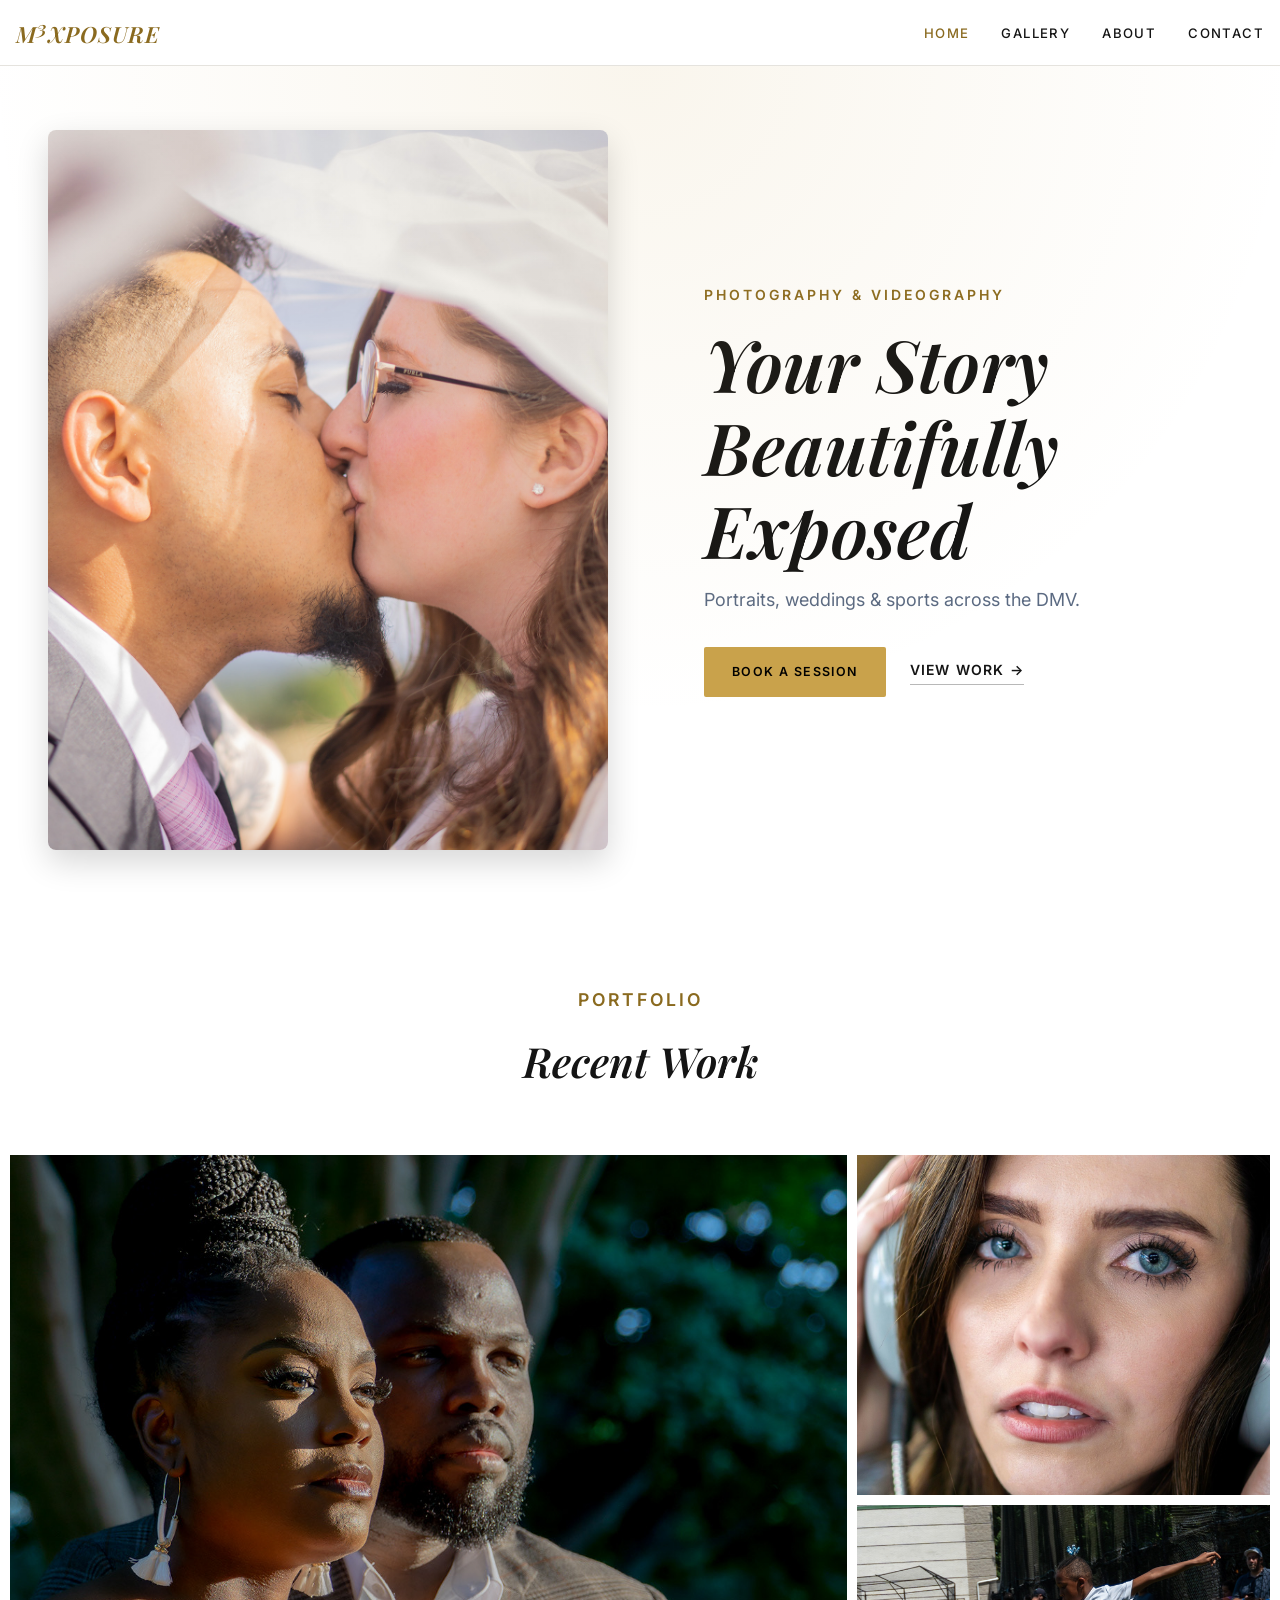
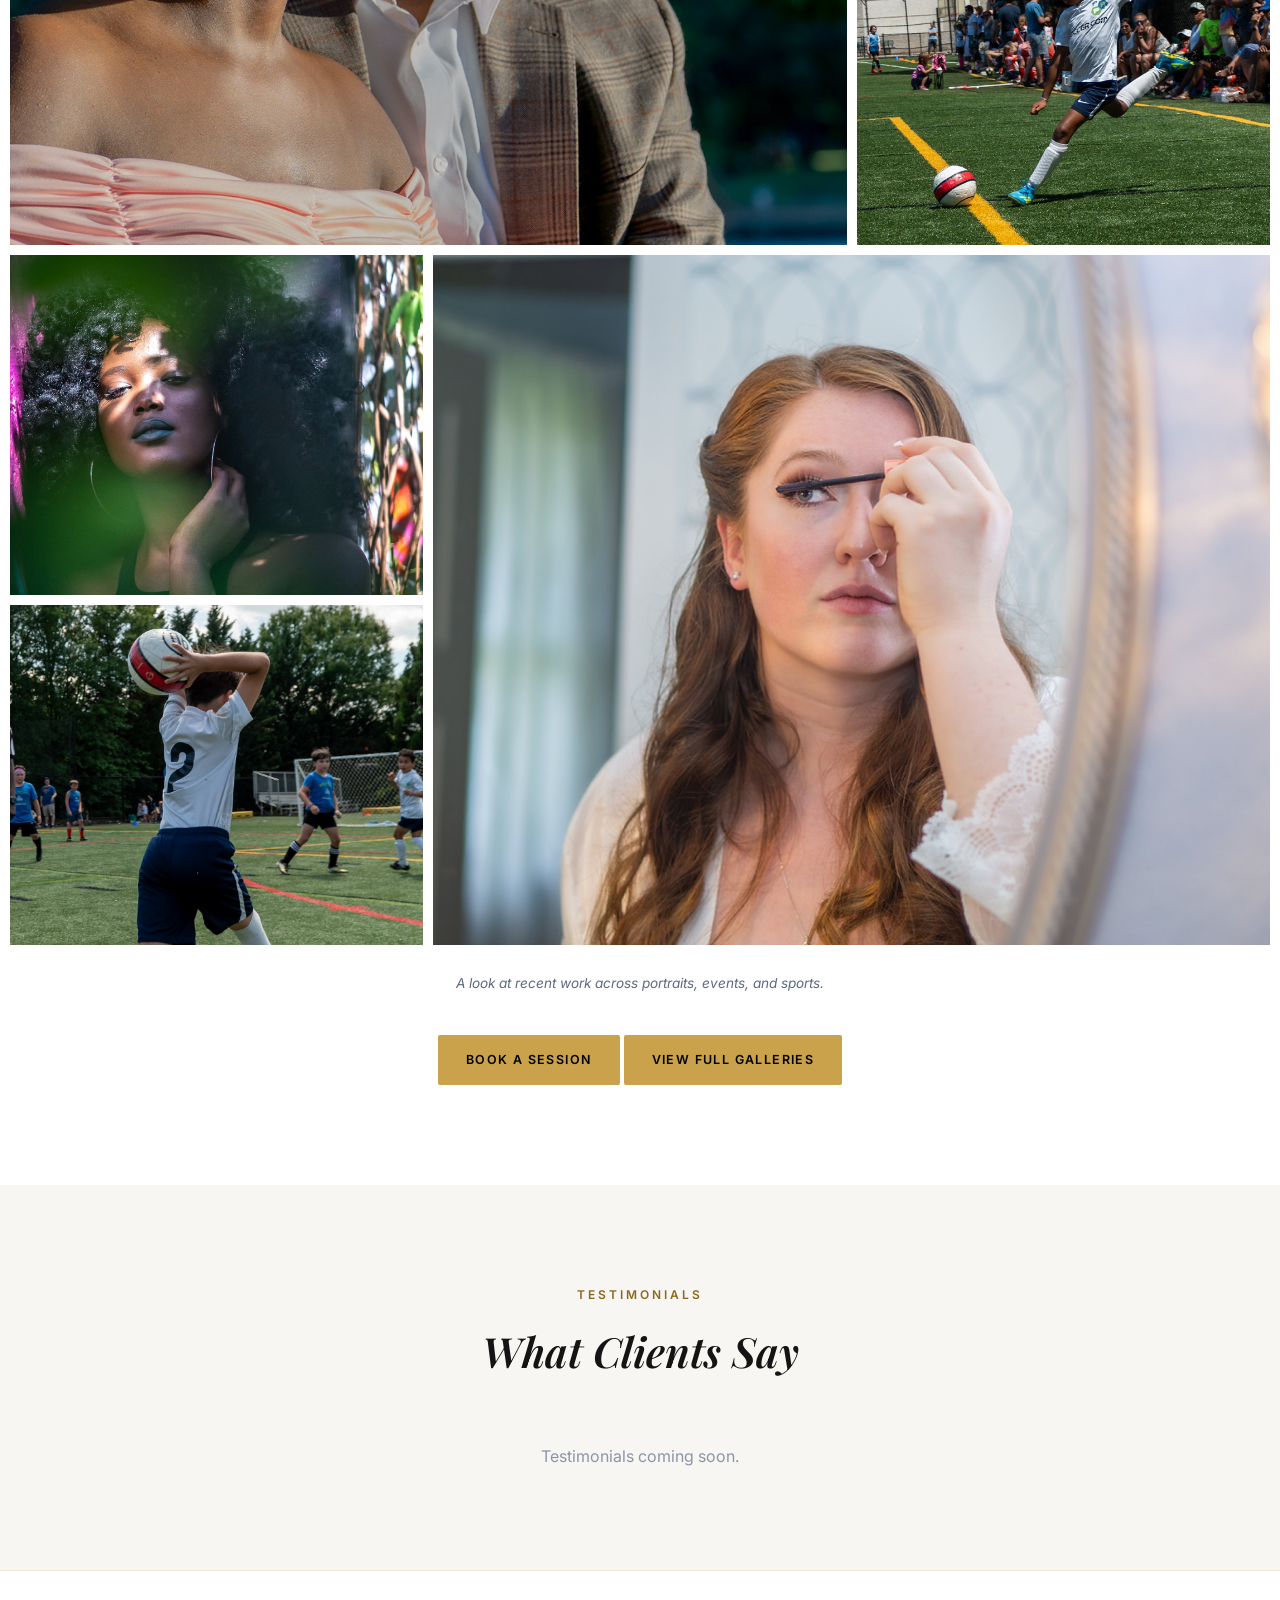
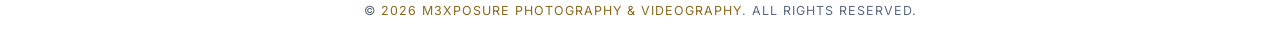
<file: index.html>
<!DOCTYPE html>
<html lang="en">
<head>
<meta charset="UTF-8">
<meta name="viewport" content="width=device-width, initial-scale=1.0">
<title>M3xposure Photography & Videography</title>
<meta name="description" content="M3xposure Photography & Videography — portraits, sports, events, and video production.">
<link rel="preconnect" href="https://fonts.googleapis.com">
<link rel="preconnect" href="https://fonts.gstatic.com" crossorigin>
<link href="https://fonts.googleapis.com/css2?family=Playfair+Display:ital,wght@0,500;0,600;0,700;1,500;1,600&family=Inter:wght@400;500;600&display=swap" rel="stylesheet">
<link rel="stylesheet" href="styles.css">
</head>
<body class="home">

<header>
  <nav>
    <a href="index.html" class="brand">M<sup>3</sup>XPOSURE</a>
    <button class="nav-toggle" id="navToggle" aria-label="Toggle menu">
      <span></span><span></span><span></span>
    </button>
    <ul class="nav-links" id="navLinks">
      <li><a href="index.html" class="active">Home</a></li>
      <li><a href="gallery.html">Gallery</a></li>
      <li><a href="about.html">About</a></li>
      <li><a href="contact.html">Contact</a></li>
    </ul>
  </nav>
</header>

<section class="hero hero-home" id="top">
  <div class="container hero-home-grid">
    <div class="hero-media">
      <img src="images/event-1.jpeg" alt="Bride and groom sharing a kiss under the veil" loading="eager">
    </div>
    <div class="hero-content">
      <div class="hero-eyebrow">Photography &amp; Videography</div>
      <h1>Your Story Beautifully Exposed</h1>
      <p>Portraits, weddings &amp; sports across the DMV.</p>
      <div class="hero-cta">
        <a href="contact.html" class="btn">Book a Session</a>
        <a href="gallery.html" class="text-link">View work &rarr;</a>
      </div>
    </div>
  </div>
</section>

<section class="gallery" id="gallery">
  <div class="container">
    <div class="section-header">
      <div class="eyebrow">Portfolio</div>
      <h2>Recent Work</h2>
    </div>

    <div class="gallery-grid">
      <a href="gallery-engagement.html" class="gallery-item teaser large">
        <img src="images/portrait-4.jpeg" alt="Couple close-up portrait" loading="eager">
        <span class="gallery-caption">Engagement</span>
      </a>
      <a href="gallery-portraits.html" class="gallery-item teaser">
        <img src="images/portrait-1.jpeg" alt="Close-up portrait" loading="lazy">
        <span class="gallery-caption">Portraits</span>
      </a>
      <a href="gallery-sports.html" class="gallery-item teaser">
        <img src="images/sports-1.jpg" alt="Youth soccer player kicking the ball" loading="lazy">
        <span class="gallery-caption">Sports</span>
      </a>
      <a href="gallery-portraits.html" class="gallery-item teaser">
        <img src="images/portrait-2.jpeg" alt="Moody portrait among greenery" loading="lazy">
        <span class="gallery-caption">Portraits</span>
      </a>
      <a href="gallery-wedding.html" class="gallery-item teaser large">
        <img src="images/event-3.jpeg" alt="Bride getting ready before the ceremony" loading="lazy">
        <span class="gallery-caption">Wedding</span>
      </a>
      <a href="gallery-sports.html" class="gallery-item teaser">
        <img src="images/sports-2.jpg" alt="Youth soccer player throwing the ball in" loading="lazy">
        <span class="gallery-caption">Sports</span>
      </a>
    </div>
    <p class="gallery-note">A look at recent work across portraits, events, and sports.</p>
    <div style="text-align:center; margin-top: 40px;">
      <a href="contact.html" class="btn">Book a Session</a>
      <a href="gallery.html" class="btn">View Full Galleries</a>
    </div>
  </div>
</section>

<section class="testimonials">
  <div class="container">
    <div class="section-header">
      <div class="eyebrow">Testimonials</div>
      <h2>What Clients Say</h2>
    </div>
    <div class="testimonials-grid" id="testimonialsContainer">
      <p style="text-align:center; color:#8b95a6;">Loading testimonials&hellip;</p>
    </div>
  </div>
</section>

<footer>
  &copy; <span id="year"></span> <span>M3xposure Photography &amp; Videography</span>. All rights reserved.
</footer>

<script>
  document.getElementById('year').textContent = new Date().getFullYear();
  const navToggle = document.getElementById('navToggle');
  const navLinks = document.getElementById('navLinks');
  navToggle.addEventListener('click', () => navLinks.classList.toggle('open'));
  navLinks.querySelectorAll('a').forEach(a => a.addEventListener('click', () => navLinks.classList.remove('open')));

  // Transparent nav over the hero photo, solid once scrolled past it
  const header = document.querySelector('header');
  const toggleHeaderScrolled = () => header.classList.toggle('scrolled', window.scrollY > 40);
  toggleHeaderScrolled();
  window.addEventListener('scroll', toggleHeaderScrolled, { passive: true });

  // Scroll-reveal for gallery teaser tiles
  const galleryItems = Array.from(document.querySelectorAll('.gallery-item'));
  galleryItems.forEach((item, i) => {
    item.style.transitionDelay = `${Math.min(i, 8) * 60}ms`;
  });
  const revealObserver = new IntersectionObserver((entries) => {
    entries.forEach(entry => {
      if (entry.isIntersecting) {
        entry.target.classList.add('in-view');
        revealObserver.unobserve(entry.target);
      }
    });
  }, { threshold: 0.15 });
  galleryItems.forEach(item => revealObserver.observe(item));

  // Testimonials are managed in a Google Sheet and pulled in live.
  // Sheet: https://docs.google.com/spreadsheets/d/1S-vh4i9EwdveMqgBvm0Lx_G8sCUPp89YE8kGqZg_XdQ/edit
  const TESTIMONIALS_CSV_URL = 'https://docs.google.com/spreadsheets/d/1S-vh4i9EwdveMqgBvm0Lx_G8sCUPp89YE8kGqZg_XdQ/export?format=csv';

  function parseCSV(text) {
    const rows = [];
    let row = [], field = '', inQuotes = false;
    for (let i = 0; i < text.length; i++) {
      const c = text[i];
      if (inQuotes) {
        if (c === '"') {
          if (text[i + 1] === '"') { field += '"'; i++; }
          else { inQuotes = false; }
        } else {
          field += c;
        }
      } else if (c === '"') {
        inQuotes = true;
      } else if (c === ',') {
        row.push(field); field = '';
      } else if (c === '\n') {
        row.push(field); rows.push(row); row = []; field = '';
      } else if (c === '\r') {
        // skip
      } else {
        field += c;
      }
    }
    if (field.length || row.length) { row.push(field); rows.push(row); }
    return rows.filter(r => r.some(cell => cell.trim() !== ''));
  }

  function escapeHTML(str) {
    return String(str).replace(/[&<>"']/g, (c) => ({
      '&': '&amp;', '<': '&lt;', '>': '&gt;', '"': '&quot;', "'": '&#39;'
    }[c]));
  }

  function renderTestimonials(rows) {
    const header = rows[0].map(h => h.trim().toLowerCase());
    const idx = {
      name: header.indexOf('name'),
      type: header.indexOf('sessiontype'),
      quote: header.indexOf('quote')
    };
    const container = document.getElementById('testimonialsContainer');
    container.innerHTML = rows.slice(1).map((r) => {
      const name = (r[idx.name] || '').trim();
      const type = (r[idx.type] || '').trim();
      const quote = (r[idx.quote] || '').trim();
      return `<div class="testimonial-card">
        <p class="testimonial-quote">&ldquo;${escapeHTML(quote)}&rdquo;</p>
        <span class="testimonial-name">${escapeHTML(name)}</span>
        ${type ? `<span class="testimonial-type">${escapeHTML(type)}</span>` : ''}
      </div>`;
    }).join('');
  }

  fetch(TESTIMONIALS_CSV_URL + '&_=' + Date.now())
    .then((res) => {
      if (!res.ok) throw new Error('Network response was not ok');
      return res.text();
    })
    .then((text) => renderTestimonials(parseCSV(text)))
    .catch(() => {
      document.getElementById('testimonialsContainer').innerHTML =
        '<p style="text-align:center; color:#8b95a6;">Testimonials coming soon.</p>';
    });
</script>

</body>
</html>
</file>
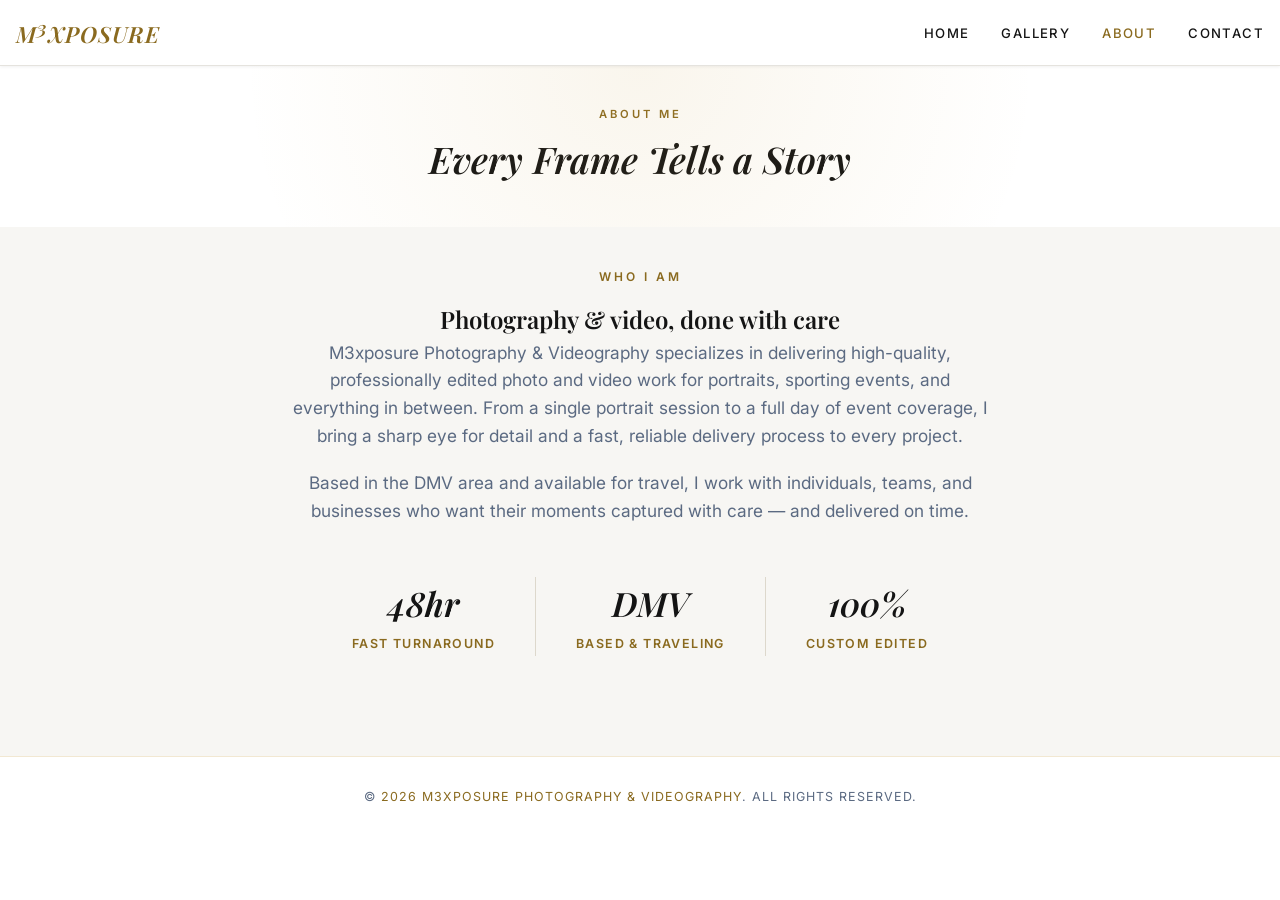
<file: about.html>
<!DOCTYPE html>
<html lang="en">
<head>
<meta charset="UTF-8">
<meta name="viewport" content="width=device-width, initial-scale=1.0">
<title>About | M3xposure Photography & Videography</title>
<meta name="description" content="About M3xposure Photography & Videography — portraits, sports, events, and video production based in the DMV area.">
<link rel="preconnect" href="https://fonts.googleapis.com">
<link rel="preconnect" href="https://fonts.gstatic.com" crossorigin>
<link href="https://fonts.googleapis.com/css2?family=Playfair+Display:ital,wght@0,500;0,600;0,700;1,500;1,600&family=Inter:wght@400;500;600&display=swap" rel="stylesheet">
<link rel="stylesheet" href="styles.css">
</head>
<body>

<header>
  <nav>
    <a href="index.html" class="brand">M<sup>3</sup>XPOSURE</a>
    <button class="nav-toggle" id="navToggle" aria-label="Toggle menu">
      <span></span><span></span><span></span>
    </button>
    <ul class="nav-links" id="navLinks">
      <li><a href="index.html">Home</a></li>
      <li><a href="gallery.html">Gallery</a></li>
      <li><a href="about.html" class="active">About</a></li>
      <li><a href="contact.html">Contact</a></li>
    </ul>
  </nav>
</header>

<section class="hero page-hero hero-about">
  <div class="container">
    <div class="hero-eyebrow">About Me</div>
    <h1>Every Frame Tells a Story</h1>
  </div>
</section>

<section class="about" id="about">
  <div class="container">
    <div class="about-content">
      <div class="eyebrow">Who I Am</div>
      <h2>Photography &amp; video, done with care</h2>
      <p>M3xposure Photography &amp; Videography specializes in delivering high-quality, professionally edited photo and video work for portraits, sporting events, and everything in between. From a single portrait session to a full day of event coverage, I bring a sharp eye for detail and a fast, reliable delivery process to every project.</p>
      <p>Based in the DMV area and available for travel, I work with individuals, teams, and businesses who want their moments captured with care — and delivered on time.</p>
      <div class="about-stats">
        <div class="stat"><h3>48hr</h3><span>Fast Turnaround</span></div>
        <div class="stat"><h3>DMV</h3><span>Based &amp; Traveling</span></div>
        <div class="stat"><h3>100%</h3><span>Custom Edited</span></div>
      </div>
    </div>
  </div>
</section>

<footer>
  &copy; <span id="year"></span> <span>M3xposure Photography &amp; Videography</span>. All rights reserved.
</footer>

<script>
  document.getElementById('year').textContent = new Date().getFullYear();
  const navToggle = document.getElementById('navToggle');
  const navLinks = document.getElementById('navLinks');
  navToggle.addEventListener('click', () => navLinks.classList.toggle('open'));
  navLinks.querySelectorAll('a').forEach(a => a.addEventListener('click', () => navLinks.classList.remove('open')));
</script>

</body>
</html>
</file>
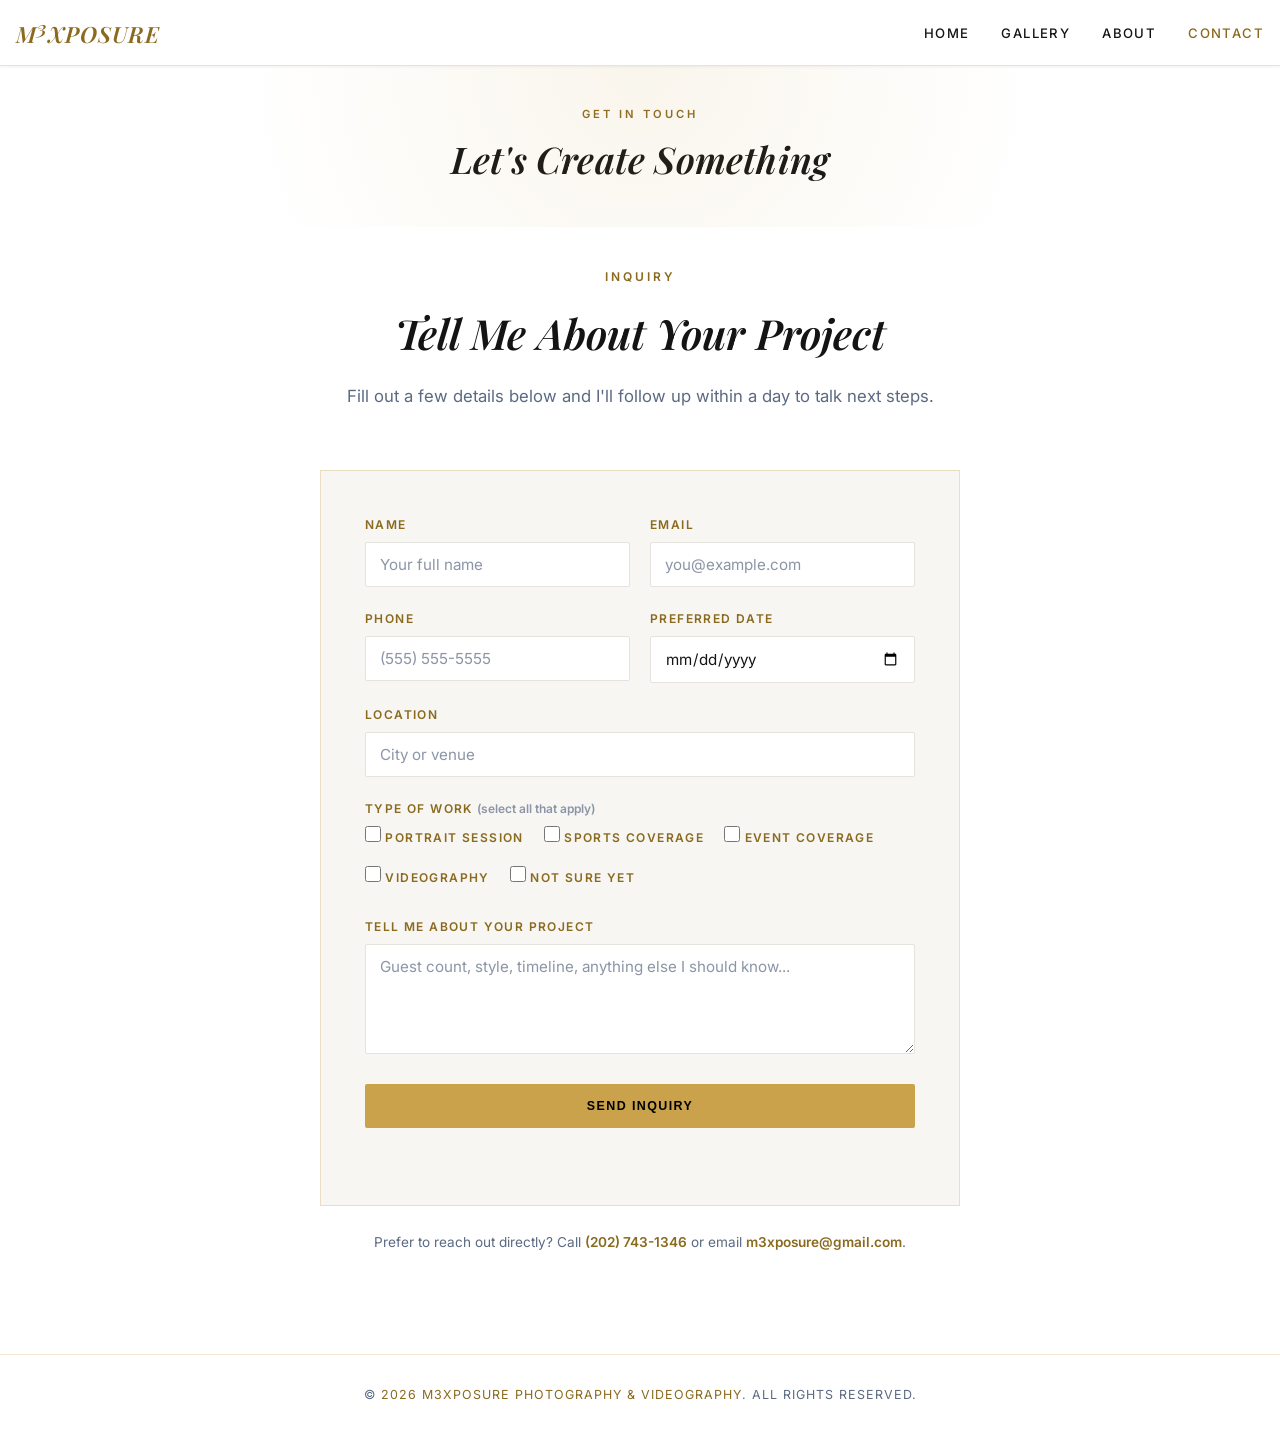
<file: contact.html>
<!DOCTYPE html>
<html lang="en">
<head>
<meta charset="UTF-8">
<meta name="viewport" content="width=device-width, initial-scale=1.0">
<title>Contact | M3xposure Photography & Videography</title>
<meta name="description" content="Get in touch with M3xposure Photography & Videography to book your portrait, sports, event, or video session.">
<link rel="preconnect" href="https://fonts.googleapis.com">
<link rel="preconnect" href="https://fonts.gstatic.com" crossorigin>
<link href="https://fonts.googleapis.com/css2?family=Playfair+Display:ital,wght@0,500;0,600;0,700;1,500;1,600&family=Inter:wght@400;500;600&display=swap" rel="stylesheet">
<link rel="stylesheet" href="styles.css">
</head>
<body>

<header>
  <nav>
    <a href="index.html" class="brand">M<sup>3</sup>XPOSURE</a>
    <button class="nav-toggle" id="navToggle" aria-label="Toggle menu">
      <span></span><span></span><span></span>
    </button>
    <ul class="nav-links" id="navLinks">
      <li><a href="index.html">Home</a></li>
      <li><a href="gallery.html">Gallery</a></li>
      <li><a href="about.html">About</a></li>
      <li><a href="contact.html" class="active">Contact</a></li>
    </ul>
  </nav>
</header>

<section class="hero page-hero hero-contact">
  <div class="container">
    <div class="hero-eyebrow">Get In Touch</div>
    <h1>Let's Create Something</h1>
  </div>
</section>

<section class="contact">
  <div class="container">
    <div class="section-header">
      <div class="eyebrow">Inquiry</div>
      <h2>Tell Me About Your Project</h2>
      <p>Fill out a few details below and I'll follow up within a day to talk next steps.</p>
    </div>
    <form class="contact-form" id="inquiryForm">
      <div class="form-row">
        <div class="form-group">
          <label for="name">Name</label>
          <input type="text" id="name" name="name" placeholder="Your full name" required>
        </div>
        <div class="form-group">
          <label for="email">Email</label>
          <input type="email" id="email" name="email" placeholder="you@example.com" required>
        </div>
      </div>
      <div class="form-row">
        <div class="form-group">
          <label for="phone">Phone</label>
          <input type="tel" id="phone" name="phone" placeholder="(555) 555-5555">
        </div>
        <div class="form-group">
          <label for="date">Preferred Date</label>
          <input type="date" id="date" name="date">
        </div>
      </div>
      <div class="form-group">
        <label for="location">Location</label>
        <input type="text" id="location" name="location" placeholder="City or venue">
      </div>
      <div class="form-group">
        <label>Type of Work <span style="text-transform:none; letter-spacing:normal; color:#8b95a6;">(select all that apply)</span></label>
        <div class="checkbox-group" id="serviceGroup">
          <label class="checkbox-option"><input type="checkbox" name="service" value="Portrait Session"> Portrait Session</label>
          <label class="checkbox-option"><input type="checkbox" name="service" value="Sports Coverage"> Sports Coverage</label>
          <label class="checkbox-option"><input type="checkbox" name="service" value="Event Coverage"> Event Coverage</label>
          <label class="checkbox-option"><input type="checkbox" name="service" value="Videography"> Videography</label>
          <label class="checkbox-option"><input type="checkbox" name="service" value="Not sure yet"> Not sure yet</label>
        </div>
      </div>
      <div class="form-group">
        <label for="details">Tell me about your project</label>
        <textarea id="details" name="details" placeholder="Guest count, style, timeline, anything else I should know..." required></textarea>
      </div>
      <button type="submit" class="btn">Send Inquiry</button>
      <p id="form-status" class="form-status"></p>
    </form>
    <p class="contact-alt">Prefer to reach out directly? Call <a href="tel:+12027431346">(202) 743-1346</a> or email <a href="mailto:m3xposure@gmail.com">m3xposure@gmail.com</a>.</p>
  </div>
</section>

<footer>
  &copy; <span id="year"></span> <span>M3xposure Photography &amp; Videography</span>. All rights reserved.
</footer>

<script>
  document.getElementById('year').textContent = new Date().getFullYear();
  const navToggle = document.getElementById('navToggle');
  const navLinks = document.getElementById('navLinks');
  navToggle.addEventListener('click', () => navLinks.classList.toggle('open'));
  navLinks.querySelectorAll('a').forEach(a => a.addEventListener('click', () => navLinks.classList.remove('open')));

  const WEB_APP_URL = 'https://script.google.com/macros/s/AKfycbwyST4YCOY2ZmUepa_28wJcgWe8QJbucf_jH3v-ACpJJ2-spL2jMwryOChZ8AYBvYew/exec';

  const inquiryForm = document.getElementById('inquiryForm');
  const formStatus = document.getElementById('form-status');
  inquiryForm.addEventListener('submit', (e) => {
    e.preventDefault();

    const formData = new FormData(inquiryForm);
    const services = formData.getAll('service');
    if (services.length === 0) {
      formStatus.textContent = 'Please select at least one type of work.';
      return;
    }

    formStatus.textContent = 'Sending...';
    const composedMessage = `Type of Work: ${services.join(', ')}
Preferred Date: ${formData.get('date') || 'N/A'}
Location: ${formData.get('location') || 'N/A'}

Project Details:
${formData.get('details')}`;
    formData.set('message', composedMessage);

    fetch(WEB_APP_URL, {
      method: 'POST',
      body: formData
    })
      .then((res) => res.json())
      .then((data) => {
        if (data.success) {
          formStatus.textContent = "Thanks! I'll be in touch soon.";
          inquiryForm.reset();
        } else {
          formStatus.textContent = 'Something went wrong: ' + data.message;
        }
      })
      .catch(() => {
        formStatus.textContent = 'Something went wrong. Please try again or email me directly.';
      });
  });
</script>

</body>
</html>
</file>
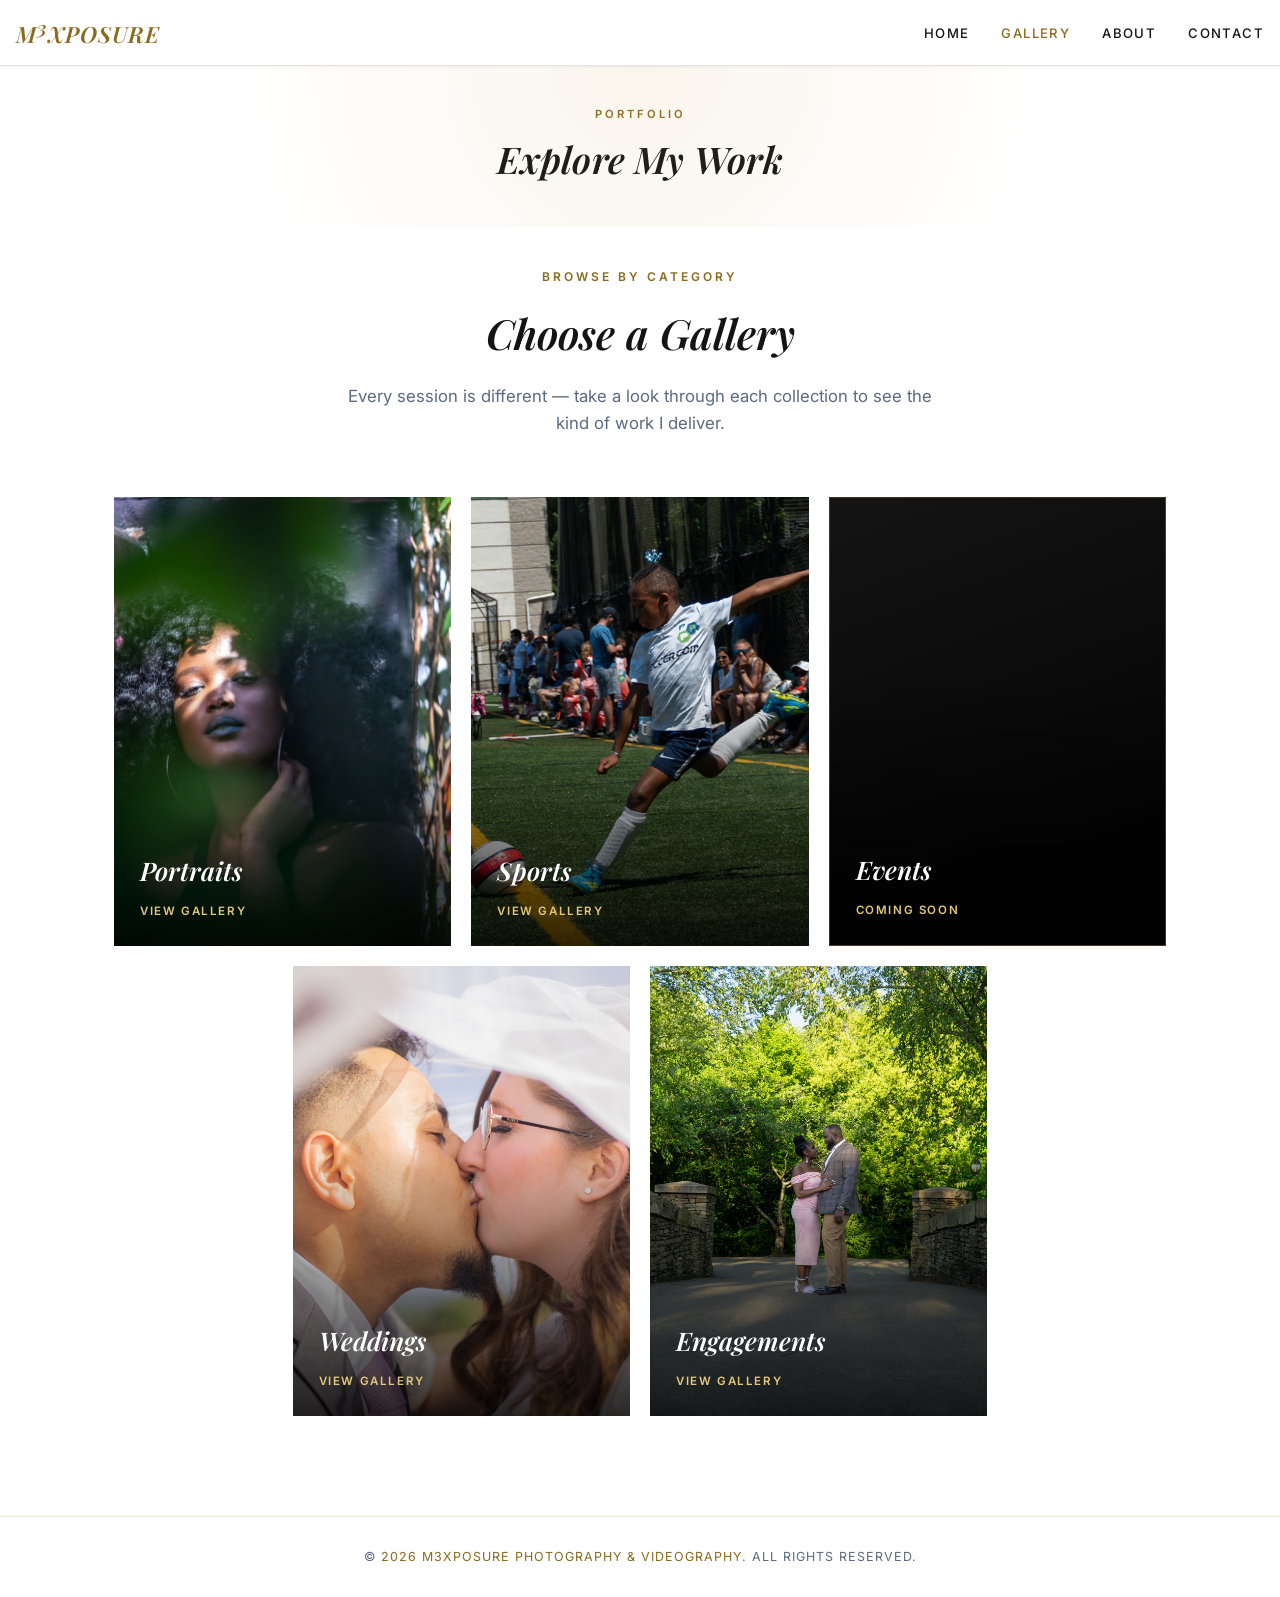
<file: gallery.html>
<!DOCTYPE html>
<html lang="en">
<head>
<meta charset="UTF-8">
<meta name="viewport" content="width=device-width, initial-scale=1.0">
<title>Gallery | M3xposure Photography & Videography</title>
<meta name="description" content="Browse portrait, sports, event, wedding, and engagement galleries from M3xposure Photography & Videography.">
<link rel="preconnect" href="https://fonts.googleapis.com">
<link rel="preconnect" href="https://fonts.gstatic.com" crossorigin>
<link href="https://fonts.googleapis.com/css2?family=Playfair+Display:ital,wght@0,500;0,600;0,700;1,500;1,600&family=Inter:wght@400;500;600&display=swap" rel="stylesheet">
<link rel="stylesheet" href="styles.css">
</head>
<body>

<header>
  <nav>
    <a href="index.html" class="brand">M<sup>3</sup>XPOSURE</a>
    <button class="nav-toggle" id="navToggle" aria-label="Toggle menu">
      <span></span><span></span><span></span>
    </button>
    <ul class="nav-links" id="navLinks">
      <li><a href="index.html">Home</a></li>
      <li><a href="gallery.html" class="active">Gallery</a></li>
      <li><a href="about.html">About</a></li>
      <li><a href="contact.html">Contact</a></li>
    </ul>
  </nav>
</header>

<section class="hero page-hero hero-gallery">
  <div class="container">
    <div class="hero-eyebrow">Portfolio</div>
    <h1>Explore My Work</h1>
  </div>
</section>

<section>
  <div class="container">
    <div class="section-header">
      <div class="eyebrow">Browse By Category</div>
      <h2>Choose a Gallery</h2>
      <p>Every session is different — take a look through each collection to see the kind of work I deliver.</p>
    </div>

    <div class="category-grid">
      <a href="gallery-portraits.html" class="category-card">
        <img src="images/portrait-2.jpeg" alt="Portrait photography gallery" loading="lazy">
        <div class="category-label">
          <h3>Portraits</h3>
          <span>View Gallery</span>
        </div>
      </a>
      <a href="gallery-sports.html" class="category-card">
        <img src="images/sports-1.jpg" alt="Sports photography gallery" loading="lazy">
        <div class="category-label">
          <h3>Sports</h3>
          <span>View Gallery</span>
        </div>
      </a>
      <a href="gallery-events.html" class="category-card placeholder">
        <div class="category-label">
          <h3>Events</h3>
          <span>Coming Soon</span>
        </div>
      </a>
      <a href="gallery-wedding.html" class="category-card">
        <img src="images/event-1.jpeg" alt="Wedding photography gallery" loading="lazy">
        <div class="category-label">
          <h3>Weddings</h3>
          <span>View Gallery</span>
        </div>
      </a>
      <a href="gallery-engagement.html" class="category-card">
        <img src="images/event-2.jpeg" alt="Engagement photography gallery" loading="lazy">
        <div class="category-label">
          <h3>Engagements</h3>
          <span>View Gallery</span>
        </div>
      </a>
    </div>
  </div>
</section>

<footer>
  &copy; <span id="year"></span> <span>M3xposure Photography &amp; Videography</span>. All rights reserved.
</footer>

<script>
  document.getElementById('year').textContent = new Date().getFullYear();
  const navToggle = document.getElementById('navToggle');
  const navLinks = document.getElementById('navLinks');
  navToggle.addEventListener('click', () => navLinks.classList.toggle('open'));
  navLinks.querySelectorAll('a').forEach(a => a.addEventListener('click', () => navLinks.classList.remove('open')));

  const cards = Array.from(document.querySelectorAll('.category-card'));
  cards.forEach((card, i) => { card.style.transitionDelay = `${i * 100}ms`; });
  const revealObserver = new IntersectionObserver((entries) => {
    entries.forEach(entry => {
      if (entry.isIntersecting) {
        entry.target.classList.add('in-view');
        revealObserver.unobserve(entry.target);
      }
    });
  }, { threshold: 0.15 });
  cards.forEach(card => revealObserver.observe(card));
</script>

</body>
</html>
</file>
<file: styles.css>
:root {
  /* ---- brand ---- */
  --navy: #141414;
  --navy-dark: #000000;
  --white: #ffffff;
  --off-white: #f7f6f3;

  /* gold, split by background luminance */
  --gold: #c9a24b; /* dark backgrounds only — 8.75:1 on black */
  --gold-light: #e3c878; /* dark backgrounds only */
  --gold-on-light: #8a6a1f; /* light backgrounds — 4.9:1 on white */

  /* ---- semantic ---- */
  --surface: var(--white);
  --surface-alt: var(--off-white);
  --surface-inverse: var(--navy-dark);
  --text: var(--navy);
  --text-muted: #5b6a82; /* 5.48:1 on white */
  --text-on-inverse: var(--white);
  --accent-on-light: var(--gold-on-light);
  --accent-on-dark: var(--gold);
  --border: #e5e3de;
  --focus-ring: #8a6a1f;

  /* ---- spacing (8pt grid) ---- */
  --space-1: 4px; --space-2: 8px; --space-3: 12px; --space-4: 16px;
  --space-5: 24px; --space-6: 32px; --space-7: 48px; --space-8: 64px;
  --space-9: 96px; --space-10: 128px;

  /* ---- type scale (fluid) ---- */
  --text-xs: 0.75rem;
  --text-sm: 0.875rem;
  --text-base: 1rem;
  --text-lg: 1.125rem;
  --text-xl: clamp(1.25rem, 1.1rem + 0.6vw, 1.5rem);
  --text-2xl: clamp(1.5rem, 1.2rem + 1.2vw, 2rem);
  --text-3xl: clamp(2rem, 1.5rem + 2.2vw, 3rem);
  --text-display: clamp(2.5rem, 1.6rem + 4vw, 4.5rem);
  --leading-tight: 1.15;
  --leading-snug: 1.3;
  --leading-body: 1.6;
  --tracking-wide: 0.14em; /* uppercase eyebrows */

  /* ---- radius / elevation ---- */
  --radius-sm: 2px; --radius-md: 4px; --radius-lg: 8px;
  --shadow-sm: 0 1px 2px rgb(0 0 0 / 0.06);
  --shadow-md: 0 4px 12px rgb(0 0 0 / 0.10);
  --shadow-lg: 0 12px 32px rgb(0 0 0 / 0.16);

  /* ---- layout ---- */
  --container: 1280px;
  --container-nr: 720px; /* narrow — body copy, 45–75ch */
  --gutter: var(--space-4);

  /* ---- z-index (managed scale, no wars) ---- */
  --z-base: 0; --z-dropdown: 10; --z-sticky: 20;
  --z-overlay: 40; --z-modal: 50; --z-toast: 60;

  /* ---- motion ---- */
  --ease: cubic-bezier(0.4, 0, 0.2, 1);
  --duration-fast: 150ms;
  --duration-base: 250ms;
  --duration-slow: 400ms;
}

@media (prefers-reduced-motion: reduce) {
  *, *::before, *::after {
    animation-duration: 0.01ms !important;
    animation-iteration-count: 1 !important;
    transition-duration: 0.01ms !important;
    scroll-behavior: auto !important;
  }
}

/* FOCUS */
:where(a, button, input, select, textarea, [tabindex]):focus-visible {
  outline: 2px solid var(--focus-ring);
  outline-offset: 2px;
  border-radius: var(--radius-sm);
}

/* on dark surfaces */
nav :where(a, button):focus-visible,
.hero :where(a, button):focus-visible {
  outline-color: var(--gold-light);
}

* { box-sizing: border-box; margin: 0; padding: 0; }

html { scroll-behavior: smooth; }

body {
  font-family: 'Inter', -apple-system, BlinkMacSystemFont, sans-serif;
  color: var(--navy);
  background: var(--white);
  line-height: 1.6;
}

h1, h2, h3 {
  font-family: 'Playfair Display', serif;
  font-weight: 600;
}

a { text-decoration: none; color: inherit; }

img { max-width: 100%; display: block; }

.container {
  max-width: 1100px;
  margin: 0 auto;
  padding: 0 24px;
}

/* NAV */
header {
  position: sticky;
  top: 0;
  z-index: 100;
  background: var(--white);
  border-bottom: 1px solid var(--border);
  box-shadow: 0 1px 3px rgba(0,0,0,0.06);
}

nav {
  display: flex;
  align-items: center;
  justify-content: space-between;
  max-width: 1300px;
  margin: 0 auto;
  padding: 12px 16px;
}

.brand {
  font-family: 'Playfair Display', serif;
  font-weight: 600;
  font-style: italic;
  font-size: 1.4rem;
  letter-spacing: 1px;
  color: var(--accent-on-light);
}

.brand sup {
  font-size: 0.85em;
  top: -0.5em;
}

.nav-links {
  display: flex;
  gap: 32px;
  list-style: none;
}

.nav-links a {
  color: var(--text);
  font-weight: 500;
  font-size: 0.82rem;
  text-transform: uppercase;
  letter-spacing: 1.4px;
  transition: color 0.2s ease;
}

.nav-links a:hover { color: var(--accent-on-light); }
.nav-links a.active { color: var(--accent-on-light); }

.nav-toggle {
  display: none;
  flex-direction: column;
  gap: 5px;
  background: none;
  border: none;
  cursor: pointer;
  padding: 4px;
}

.nav-toggle span {
  width: 24px;
  height: 2px;
  background: var(--navy);
  display: block;
}

/* HERO */
.hero {
  background: var(--white);
  color: var(--text);
  text-align: center;
  padding: 7px 24px 6px;
  position: relative;
  overflow: hidden;
}

.hero::after {
  content: "";
  position: absolute;
  inset: 0;
  background: radial-gradient(circle at 50% 0%, rgba(201,162,75,0.10), transparent 60%);
  pointer-events: none;
}

.hero-eyebrow {
  color: var(--accent-on-light);
  letter-spacing: 3px;
  text-transform: uppercase;
  font-size: 0.7rem;
  font-weight: 600;
  margin-bottom: 6px;
  position: relative;
}

.hero h1 {
  font-family: 'Playfair Display', serif;
  font-style: italic;
  font-size: clamp(1.5rem, 3.2vw, 2.3rem);
  font-weight: 600;
  margin-bottom: 10px;
  letter-spacing: 0.2px;
  position: relative;
}

.hero p {
  font-size: clamp(0.68rem, 1vw, 0.78rem);
  color: var(--text-muted);
  max-width: 560px;
  margin: 0 auto 14px;
  position: relative;
}

.hero .btn,
.hero .btn-outline { position: relative; }

/* HOME HERO — full-bleed photo, transparent nav until scrolled */
.hero-home {
  display: flex;
  align-items: center;
  text-align: left;
  padding: 64px 24px 96px;
  background: var(--white);
}

.hero-home .container { max-width: var(--container); }

.hero-home-grid {
  display: grid;
  grid-template-columns: minmax(0, 560px) 1fr;
  gap: var(--space-9);
  align-items: center;
}

.hero-media img {
  width: 100%;
  height: auto;
  max-height: 720px;
  object-fit: cover;
  border-radius: var(--radius-lg);
  box-shadow: var(--shadow-lg);
}

.hero-home .hero-eyebrow { font-size: var(--text-sm); margin-bottom: var(--space-4); }

.hero-home h1 {
  font-size: var(--text-display);
  line-height: var(--leading-tight);
  margin-bottom: var(--space-4);
}

.hero-home p {
  font-size: var(--text-lg);
  max-width: 460px;
  margin: 0 0 var(--space-6);
}

.hero-cta {
  display: flex;
  align-items: center;
  gap: var(--space-5);
  flex-wrap: wrap;
  position: relative;
}

.text-link {
  color: var(--text);
  font-weight: 600;
  font-size: var(--text-sm);
  text-transform: uppercase;
  letter-spacing: 1.2px;
  border-bottom: 1px solid rgba(20,20,20,0.3);
  padding-bottom: 2px;
  transition: color var(--duration-fast) var(--ease), border-color var(--duration-fast) var(--ease);
}

.text-link:hover { color: var(--accent-on-light); border-color: var(--accent-on-light); }

body.home header {
  background: var(--white);
  box-shadow: none;
  transition: background var(--duration-base) var(--ease), box-shadow var(--duration-base) var(--ease);
}

body.home header.scrolled {
  background: var(--white);
  box-shadow: 0 1px 3px rgba(0,0,0,0.06);
}

/* Smaller hero variant used on secondary pages */
.page-hero {
  padding: 40px 24px 28px;
  background: var(--white);
}

.page-hero h1 { font-size: clamp(1.5rem, 3.2vw, 2.3rem); }
.page-hero p { margin-bottom: 0; }

.btn {
  display: inline-block;
  background: var(--gold);
  color: var(--navy-dark);
  font-weight: 600;
  font-size: 0.78rem;
  text-transform: uppercase;
  letter-spacing: 1.4px;
  padding: 15px 28px;
  border-radius: 2px;
  transition: background 0.2s ease, transform 0.2s ease;
}

.btn:hover {
  background: var(--gold-light);
  transform: translateY(-2px);
}

.btn-outline {
  display: inline-block;
  border: 1px solid var(--gold);
  color: var(--accent-on-light);
  font-weight: 600;
  font-size: 0.78rem;
  text-transform: uppercase;
  letter-spacing: 1.4px;
  padding: 14px 26px;
  border-radius: 2px;
  margin-left: 14px;
  transition: background 0.2s ease;
}

.btn-outline:hover { background: rgba(201,162,75,0.12); }

/* SECTION SHARED */
section { padding: 100px 0; }

.hero + section { padding-top: 40px; }

.section-header {
  text-align: center;
  max-width: 620px;
  margin: 0 auto 60px;
}

.eyebrow {
  color: var(--accent-on-light);
  text-transform: uppercase;
  letter-spacing: 3px;
  font-size: 0.75rem;
  font-weight: 600;
  margin-bottom: 14px;
}

#gallery .eyebrow { font-size: 1.1rem; }

.section-header h2 {
  font-size: clamp(1.9rem, 3.5vw, 2.6rem);
  font-style: italic;
  margin-bottom: 16px;
}

.section-header p { color: var(--text-muted); font-size: 1.05rem; }

/* ABOUT */
.about {
  background: var(--off-white);
}

.about-content {
  max-width: 700px;
  margin: 0 auto;
  text-align: center;
}

.about-content p {
  color: var(--text-muted);
  font-size: 1.08rem;
  margin-bottom: 20px;
}

.about-stats {
  display: flex;
  justify-content: center;
  margin-top: 52px;
  flex-wrap: wrap;
}

.stat {
  padding: 0 40px;
  border-left: 1px solid #ddd8cc;
}

.stat:first-child { border-left: none; }

.stat h3 {
  color: var(--navy);
  font-size: 2.1rem;
  font-style: italic;
  font-weight: 600;
}

.stat span {
  color: var(--accent-on-light);
  font-weight: 600;
  font-size: 0.78rem;
  text-transform: uppercase;
  letter-spacing: 1.4px;
}

/* GALLERY */
.gallery { background: var(--white); }

#gallery .container {
  max-width: 1800px;
  padding: 0 10px;
}

#gallery .gallery-grid {
  grid-auto-rows: 340px;
}

.gallery-grid {
  display: grid;
  grid-template-columns: repeat(3, 1fr);
  grid-auto-rows: 240px;
  grid-auto-flow: dense;
  gap: 10px;
}

.gallery-item {
  position: relative;
  display: block;
  overflow: hidden;
  cursor: zoom-in;
  opacity: 0;
  transform: translateY(24px);
  transition: opacity 0.6s ease, transform 0.6s ease, box-shadow 0.3s ease;
}

.gallery-item.teaser { cursor: pointer; }

.gallery-item.in-view {
  opacity: 1;
  transform: translateY(0);
}

.gallery-item.large { grid-column: span 2; grid-row: span 2; }

.gallery-item:hover { box-shadow: 0 16px 34px rgba(0,0,0,0.4); }

.gallery-item img {
  position: absolute;
  inset: 0;
  width: 100%;
  height: 100%;
  object-fit: cover;
  object-position: center;
  transition: transform 0.5s ease;
}

.gallery-item::after {
  content: "";
  position: absolute;
  inset: 0;
  background: linear-gradient(180deg, transparent 55%, rgba(0,0,0,0.8) 100%);
  opacity: 0;
  transition: opacity 0.3s ease;
  pointer-events: none;
}

.gallery-item:hover::after,
.gallery-item:focus-visible::after {
  opacity: 1;
}

.gallery-caption {
  position: absolute;
  left: 18px;
  right: 18px;
  bottom: 16px;
  z-index: 1;
  color: var(--white);
  font-size: 0.85rem;
  font-weight: 500;
  opacity: 0;
  transform: translateY(8px);
  transition: opacity 0.3s ease, transform 0.3s ease;
  pointer-events: none;
}

.gallery-item:hover .gallery-caption,
.gallery-item:focus-visible .gallery-caption {
  opacity: 1;
  transform: translateY(0);
}

.gallery-item img[src*="portrait-1"] { object-position: 53% 32%; }

.gallery-item img[src*="sports-2"] { object-position: 46% 20%; }

.gallery-item:hover img { transform: scale(1.06); }

.gallery-note {
  text-align: center;
  color: var(--text-muted);
  font-size: 0.85rem;
  margin-top: 28px;
  font-style: italic;
}

/* LIGHTBOX */
.lightbox {
  position: fixed;
  inset: 0;
  background: rgba(0,0,0,0.94);
  display: none;
  align-items: center;
  justify-content: center;
  z-index: 1000;
  padding: 40px;
  touch-action: pan-y pinch-zoom;
  overscroll-behavior: contain;
  user-select: none;
}

.lightbox.open { display: flex; }

.lightbox img {
  max-width: 100%;
  max-height: 86vh;
  object-fit: contain;
  box-shadow: 0 20px 60px rgba(0,0,0,0.5);
  transition: transform 0.25s ease;
}

.lightbox-close,
.lightbox-prev,
.lightbox-next {
  position: absolute;
  background: none;
  border: none;
  color: var(--white);
  font-family: 'Playfair Display', serif;
  cursor: pointer;
  opacity: 0.75;
  transition: opacity 0.2s ease;
}

.lightbox-close:hover,
.lightbox-prev:hover,
.lightbox-next:hover { opacity: 1; color: var(--gold-light); }

.lightbox-close {
  top: 24px;
  right: 32px;
  font-size: 2rem;
}

.lightbox-prev,
.lightbox-next {
  top: 50%;
  transform: translateY(-50%);
  font-size: 2.4rem;
  padding: 12px;
}

.lightbox-prev { left: 12px; }
.lightbox-next { right: 12px; }

/* GALLERY CATEGORY HUB */
.category-grid {
  display: flex;
  flex-wrap: wrap;
  justify-content: center;
  gap: 20px;
}

.category-card {
  flex: 0 1 calc((100% - 40px) / 3);
  position: relative;
  display: block;
  aspect-ratio: 3 / 4;
  overflow: hidden;
  opacity: 0;
  transform: translateY(24px);
  transition: opacity 0.6s ease, transform 0.6s ease;
}

.category-card.in-view { opacity: 1; transform: translateY(0); }

.category-card img {
  position: absolute;
  inset: 0;
  width: 100%;
  height: 100%;
  object-fit: cover;
  transition: transform 0.5s ease;
}

.category-card:hover img { transform: scale(1.06); }

.category-card.placeholder {
  background: linear-gradient(160deg, var(--navy) 0%, var(--navy-dark) 100%);
  border: 1px solid rgba(201,162,75,0.3);
}

.category-card::after {
  content: "";
  position: absolute;
  inset: 0;
  background: linear-gradient(180deg, transparent 40%, rgba(0,0,0,0.8) 100%);
}

.category-label {
  position: absolute;
  left: 26px;
  right: 26px;
  bottom: 24px;
  z-index: 1;
  color: var(--white);
}

.category-label h3 {
  font-size: 1.6rem;
  font-style: italic;
  margin-bottom: 6px;
}

.category-label span {
  font-size: 0.72rem;
  text-transform: uppercase;
  letter-spacing: 1.6px;
  color: var(--gold-light);
  font-weight: 600;
}

@media (max-width: 720px) {
  .category-card { flex-basis: 100%; }
}

/* TESTIMONIALS */
.testimonials { background: var(--off-white); }

.testimonials-grid {
  display: grid;
  grid-template-columns: repeat(auto-fit, minmax(280px, 1fr));
  gap: 28px;
  margin-top: 20px;
}

.testimonial-card {
  background: var(--white);
  border: 1px solid #e7e5df;
  padding: 32px 28px;
}

.testimonial-quote {
  font-family: 'Playfair Display', serif;
  font-style: italic;
  font-size: 1.05rem;
  color: var(--navy);
  line-height: 1.5;
  margin-bottom: 16px;
}

.testimonial-name {
  display: block;
  font-weight: 600;
  color: var(--navy);
  font-size: 0.92rem;
}

.testimonial-type {
  display: block;
  font-size: 0.72rem;
  text-transform: uppercase;
  letter-spacing: 1.4px;
  color: var(--accent-on-light);
  font-weight: 600;
  margin-top: 2px;
}

/* CONTACT */
.contact {
  background: var(--white);
  color: var(--text);
  text-align: center;
}

.contact .section-header p { color: var(--text-muted); }

.contact-form {
  max-width: 640px;
  margin: 0 auto;
  text-align: left;
  background: var(--off-white);
  border: 1px solid rgba(201,162,75,0.3);
  padding: 44px;
}

.form-row {
  display: grid;
  grid-template-columns: 1fr 1fr;
  gap: 20px;
}

.form-group {
  margin-bottom: 22px;
}

.form-group label {
  display: block;
  font-size: 0.75rem;
  text-transform: uppercase;
  letter-spacing: 1.4px;
  color: var(--accent-on-light);
  font-weight: 600;
  margin-bottom: 8px;
}

.form-group input,
.form-group select,
.form-group textarea {
  width: 100%;
  padding: 12px 14px;
  border-radius: 2px;
  border: 1px solid var(--border);
  background: var(--white);
  color: var(--text);
  font-family: 'Inter', sans-serif;
  font-size: 0.95rem;
}

.form-group input::placeholder,
.form-group textarea::placeholder { color: #8b95a6; }

.form-group input:focus,
.form-group select:focus,
.form-group textarea:focus {
  outline: none;
  border-color: var(--gold);
  background: var(--white);
}

.form-group select option { background: var(--white); color: var(--text); }

.form-group textarea { resize: vertical; min-height: 110px; }

.checkbox-group {
  display: flex;
  flex-wrap: wrap;
  gap: 10px 20px;
}

.checkbox-option {
  display: flex;
  align-items: center;
  gap: 8px;
  font-size: 0.88rem;
  color: var(--text);
  font-weight: 400;
  text-transform: none;
  letter-spacing: normal;
  cursor: pointer;
}

.checkbox-option input[type="checkbox"] {
  width: 16px;
  height: 16px;
  accent-color: var(--gold);
  cursor: pointer;
}

.contact-form .btn {
  width: 100%;
  border: none;
  cursor: pointer;
}

.form-status {
  margin-top: 16px;
  text-align: center;
  font-size: 0.9rem;
  color: var(--accent-on-light);
  min-height: 1.2em;
}

.contact-alt {
  text-align: center;
  margin-top: 26px;
  font-size: 0.85rem;
  color: var(--text-muted);
}

.contact-alt a { color: var(--accent-on-light); font-weight: 600; }

/* FOOTER */
footer {
  background: var(--white);
  color: var(--text-muted);
  text-align: center;
  padding: 30px 24px;
  font-size: 0.78rem;
  text-transform: uppercase;
  letter-spacing: 1px;
  border-top: 1px solid rgba(201,162,75,0.25);
}

footer span { color: var(--accent-on-light); }

/* MOBILE */
@media (max-width: 720px) {
  .nav-links {
    position: absolute;
    top: 100%;
    left: 0;
    right: 0;
    background: var(--white);
    border-bottom: 1px solid var(--border);
    flex-direction: column;
    align-items: center;
    gap: 0;
    max-height: 0;
    overflow: hidden;
    transition: max-height 0.3s ease;
  }
  .nav-links.open { max-height: 300px; }
  .nav-links li { width: 100%; text-align: center; }
  .nav-links a {
    display: block;
    padding: 16px;
    border-top: 1px solid var(--border);
  }
  .nav-toggle { display: flex; }
  .hero { padding: 6px 20px 5px; }
  .hero-home {
    padding: 40px 20px 56px;
  }
  .hero-home .container { max-width: 100%; }
  .hero-home-grid { grid-template-columns: 1fr; gap: var(--space-6); }
  .hero-media img { max-height: 420px; }
  .btn-outline { margin-left: 0; margin-top: 12px; }
  .about-stats { gap: 8px; }
  .stat { padding: 0 20px; }
  section { padding: 68px 0; }
  .hero + section { padding-top: 26px; }
  .gallery-grid { grid-template-columns: repeat(2, 1fr); grid-auto-rows: 170px; }
  .gallery-item.large { grid-column: span 2; grid-row: span 1; }
  #gallery .container { padding: 0 12px; }
  #gallery .gallery-grid { grid-auto-rows: 190px; }
  .form-row { grid-template-columns: 1fr; }
  .contact-form { padding: 30px 22px; }
  .lightbox-prev, .lightbox-next { font-size: 1.8rem; }
  .lightbox { padding: 16px; }
}
</file>
